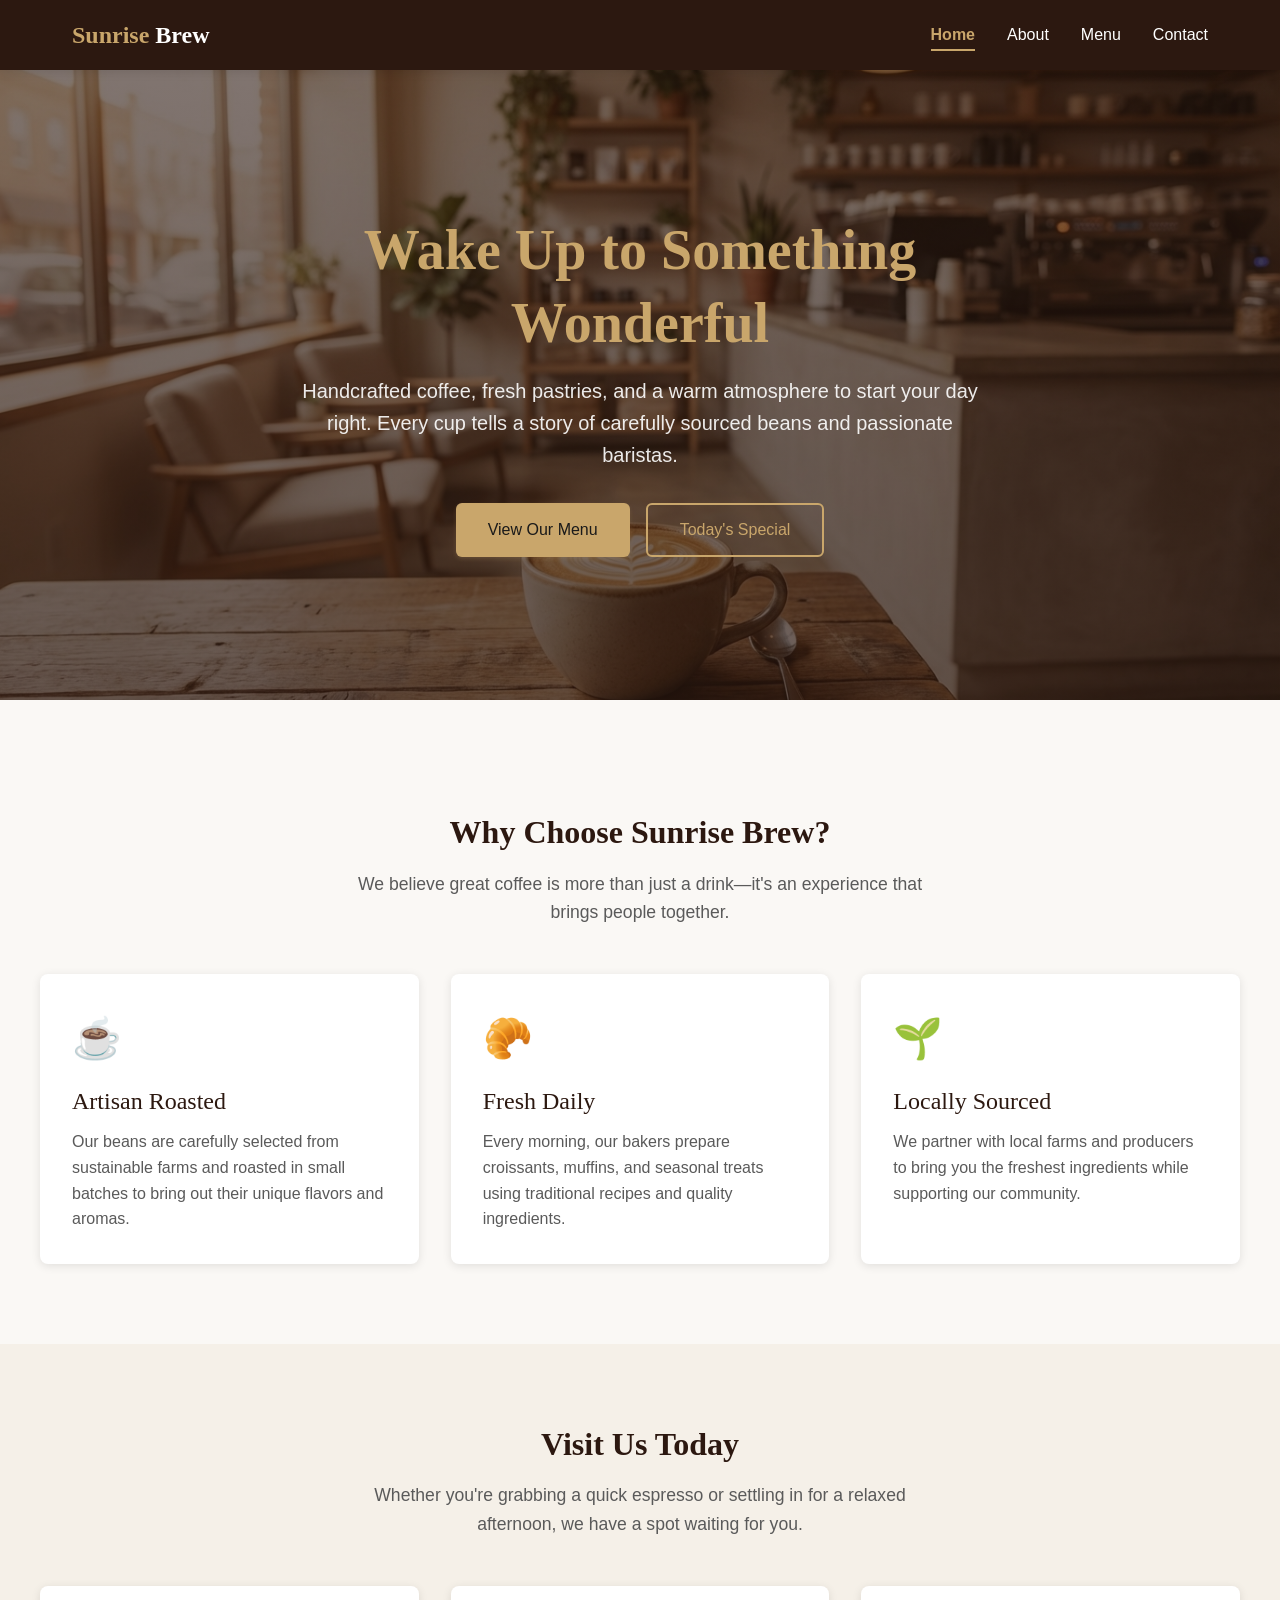
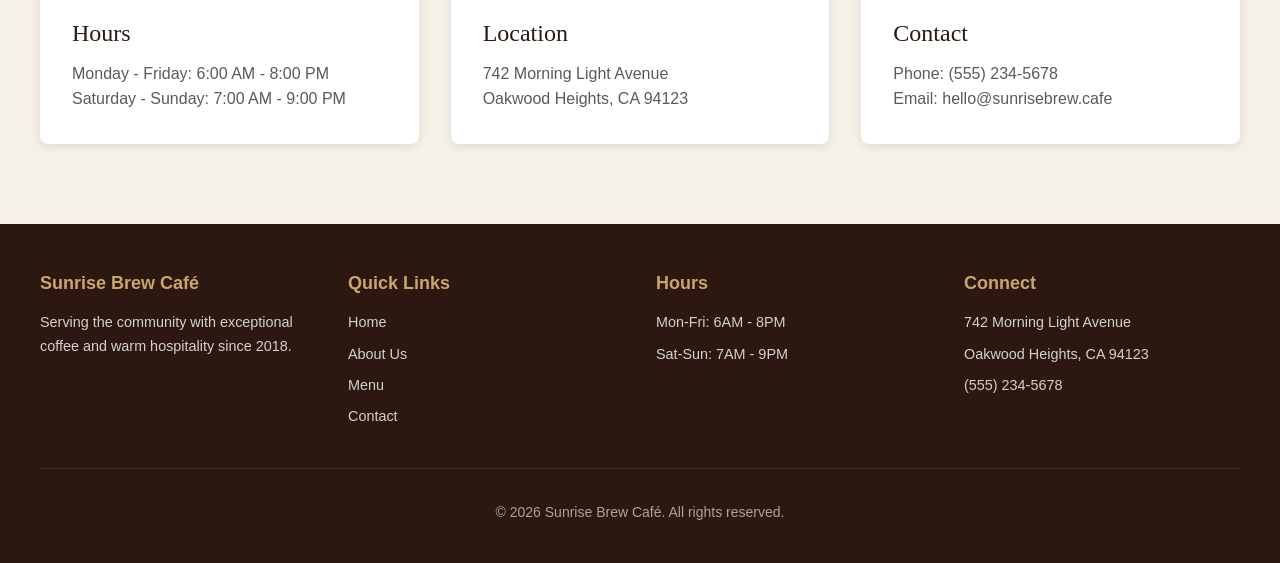
<file: index.html>
<!DOCTYPE html>
<html lang="en">
<head>
  <meta charset="UTF-8">
  <meta name="viewport" content="width=device-width, initial-scale=1.0">
  <meta name="description" content="Sunrise Brew Café - Artisan coffee and fresh pastries in a warm, welcoming atmosphere. Start your day with us.">
  <title>Sunrise Brew Café | Artisan Coffee & Fresh Pastries</title>
  <link rel="stylesheet" href="styles.css">
</head>
<body>
  <header>
    <div class="nav-container">
      <a href="index.html" class="logo">Sunrise <span>Brew</span></a>
      <div class="nav-toggle" onclick="toggleNav()">
        <span></span>
        <span></span>
        <span></span>
      </div>
      <nav>
        <ul id="nav-menu">
          <li><a href="index.html" class="active">Home</a></li>
          <li><a href="about.html">About</a></li>
          <li><a href="menu.html">Menu</a></li>
          <li><a href="contact.html">Contact</a></li>
        </ul>
      </nav>
    </div>
  </header>

  <main>
    <section class="hero">
      <div class="hero-content">
        <h1>Wake Up to Something Wonderful</h1>
        <p>Handcrafted coffee, fresh pastries, and a warm atmosphere to start your day right. Every cup tells a story of carefully sourced beans and passionate baristas.</p>
        <div class="hero-buttons">
          <a href="menu.html" class="btn btn-primary">View Our Menu</a>
          <button class="btn btn-secondary" id="modal-trigger" onclick="openModal('special-modal')">Today's Special</button>
        </div>
      </div>
    </section>

    <section class="section">
      <div class="container">
        <div class="section-header">
          <h2>Why Choose Sunrise Brew?</h2>
          <p>We believe great coffee is more than just a drink—it's an experience that brings people together.</p>
        </div>
        <div class="cards-grid">
          <div class="card">
            <div class="card-icon">☕</div>
            <h3>Artisan Roasted</h3>
            <p>Our beans are carefully selected from sustainable farms and roasted in small batches to bring out their unique flavors and aromas.</p>
          </div>
          <div class="card">
            <div class="card-icon">🥐</div>
            <h3>Fresh Daily</h3>
            <p>Every morning, our bakers prepare croissants, muffins, and seasonal treats using traditional recipes and quality ingredients.</p>
          </div>
          <div class="card">
            <div class="card-icon">🌱</div>
            <h3>Locally Sourced</h3>
            <p>We partner with local farms and producers to bring you the freshest ingredients while supporting our community.</p>
          </div>
        </div>
      </div>
    </section>

    <section class="section section-alt">
      <div class="container">
        <div class="section-header">
          <h2>Visit Us Today</h2>
          <p>Whether you're grabbing a quick espresso or settling in for a relaxed afternoon, we have a spot waiting for you.</p>
        </div>
        <div class="cards-grid">
          <div class="card">
            <h3>Hours</h3>
            <p>Monday - Friday: 6:00 AM - 8:00 PM</p>
            <p>Saturday - Sunday: 7:00 AM - 9:00 PM</p>
          </div>
          <div class="card">
            <h3>Location</h3>
            <p>742 Morning Light Avenue</p>
            <p>Oakwood Heights, CA 94123</p>
          </div>
          <div class="card">
            <h3>Contact</h3>
            <p>Phone: (555) 234-5678</p>
            <p>Email: hello@sunrisebrew.cafe</p>
          </div>
        </div>
      </div>
    </section>
  </main>

  <footer>
    <div class="footer-content">
      <div class="footer-section">
        <h4>Sunrise Brew Café</h4>
        <p>Serving the community with exceptional coffee and warm hospitality since 2018.</p>
      </div>
      <div class="footer-section">
        <h4>Quick Links</h4>
        <a href="index.html">Home</a>
        <a href="about.html">About Us</a>
        <a href="menu.html">Menu</a>
        <a href="contact.html">Contact</a>
      </div>
      <div class="footer-section">
        <h4>Hours</h4>
        <p>Mon-Fri: 6AM - 8PM</p>
        <p>Sat-Sun: 7AM - 9PM</p>
      </div>
      <div class="footer-section">
        <h4>Connect</h4>
        <p>742 Morning Light Avenue</p>
        <p>Oakwood Heights, CA 94123</p>
        <p>(555) 234-5678</p>
      </div>
    </div>
    <div class="footer-bottom">
      <p>&copy; 2026 Sunrise Brew Café. All rights reserved.</p>
    </div>
  </footer>

  <!-- Modal: Today's Special -->
  <div class="modal-overlay" id="special-modal-overlay" onclick="handleOverlayClick(event, 'special-modal')">
    <div
      class="modal"
      id="special-modal"
      role="dialog"
      aria-modal="true"
      aria-labelledby="special-modal-title"
      aria-describedby="special-modal-desc"
      tabindex="-1"
    >
      <div class="modal-header">
        <h2 class="modal-title" id="special-modal-title">Today's Special</h2>
        <button class="modal-close" aria-label="Close dialog" onclick="closeModal('special-modal')">&#x2715;</button>
      </div>
      <div class="modal-body">
        <p id="special-modal-desc">Treat yourself to today's featured pairing — available all day while supplies last.</p>
        <div class="modal-special-item">
          <div class="card-icon">&#x2615;</div>
          <div>
            <h3>Honey Oat Latte + Blueberry Scone</h3>
            <p>A smooth espresso with steamed oat milk and a touch of raw honey, paired with our freshly baked blueberry scone.</p>
            <strong class="modal-price">$9.50 &mdash; save $2</strong>
          </div>
        </div>
      </div>
      <div class="modal-footer">
        <a href="menu.html" class="btn btn-primary" onclick="closeModal('special-modal')">See Full Menu</a>
        <button class="btn btn-secondary" onclick="closeModal('special-modal')">Close</button>
      </div>
    </div>
  </div>

  <script>
    function toggleNav() {
      document.getElementById('nav-menu').classList.toggle('active');
    }

    // --- Modal ---
    const _modalTriggers = {};
    const _modalHandlers = {};
    const FOCUSABLE = 'a[href], button:not([disabled]), input, textarea, select, [tabindex]:not([tabindex="-1"])';

    function openModal(modalId) {
      const overlay = document.getElementById(modalId + '-overlay');
      const modal   = document.getElementById(modalId);

      _modalTriggers[modalId] = document.activeElement; // remember trigger for focus return
      overlay.classList.add('is-open');
      document.body.style.overflow = 'hidden';

      // Defer focus until after the visibility CSS transition has applied —
      // elements with visibility:hidden cannot receive focus, so calling focus()
      // immediately after adding .is-open silently fails.
      requestAnimationFrame(function () {
        var focusable = modal.querySelectorAll(FOCUSABLE);
        (focusable.length ? focusable[0] : modal).focus();
      });

      _trapFocus(modal, modalId);
    }

    function closeModal(modalId) {
      const overlay = document.getElementById(modalId + '-overlay');
      overlay.classList.remove('is-open');
      document.body.style.overflow = '';

      // Remove the document-level keydown listener for this modal
      if (_modalHandlers[modalId]) {
        document.removeEventListener('keydown', _modalHandlers[modalId]);
        delete _modalHandlers[modalId];
      }

      if (_modalTriggers[modalId]) {
        _modalTriggers[modalId].focus(); // return focus to the button that opened it
        delete _modalTriggers[modalId];
      }
    }

    function handleOverlayClick(event, modalId) {
      if (event.target === event.currentTarget) { // backdrop click only, not modal itself
        closeModal(modalId);
      }
    }

    function _trapFocus(modal, modalId) {
      // Listen on document, not the modal element. The previous modal-element listener
      // never fired because modal.focus() was silently failing (visibility:hidden),
      // so focus never landed inside the modal for events to bubble from.
      function handler(e) {
        if (e.key === 'Escape') {
          e.preventDefault();
          closeModal(modalId);
          return;
        }

        if (e.key === 'Tab') {
          var focusable = Array.from(modal.querySelectorAll(FOCUSABLE));
          if (!focusable.length) return;
          var first = focusable[0];
          var last  = focusable[focusable.length - 1];

          // If focus has somehow escaped the modal, pull it back in
          if (!modal.contains(document.activeElement)) {
            e.preventDefault();
            (e.shiftKey ? last : first).focus();
            return;
          }

          if (e.shiftKey) {
            if (document.activeElement === first) { e.preventDefault(); last.focus(); }
          } else {
            if (document.activeElement === last)  { e.preventDefault(); first.focus(); }
          }
        }
      }

      // Clean up any previous handler before adding a new one
      if (_modalHandlers[modalId]) {
        document.removeEventListener('keydown', _modalHandlers[modalId]);
      }
      _modalHandlers[modalId] = handler;
      document.addEventListener('keydown', handler);
    }
  </script>
</body>
</html>
</file>
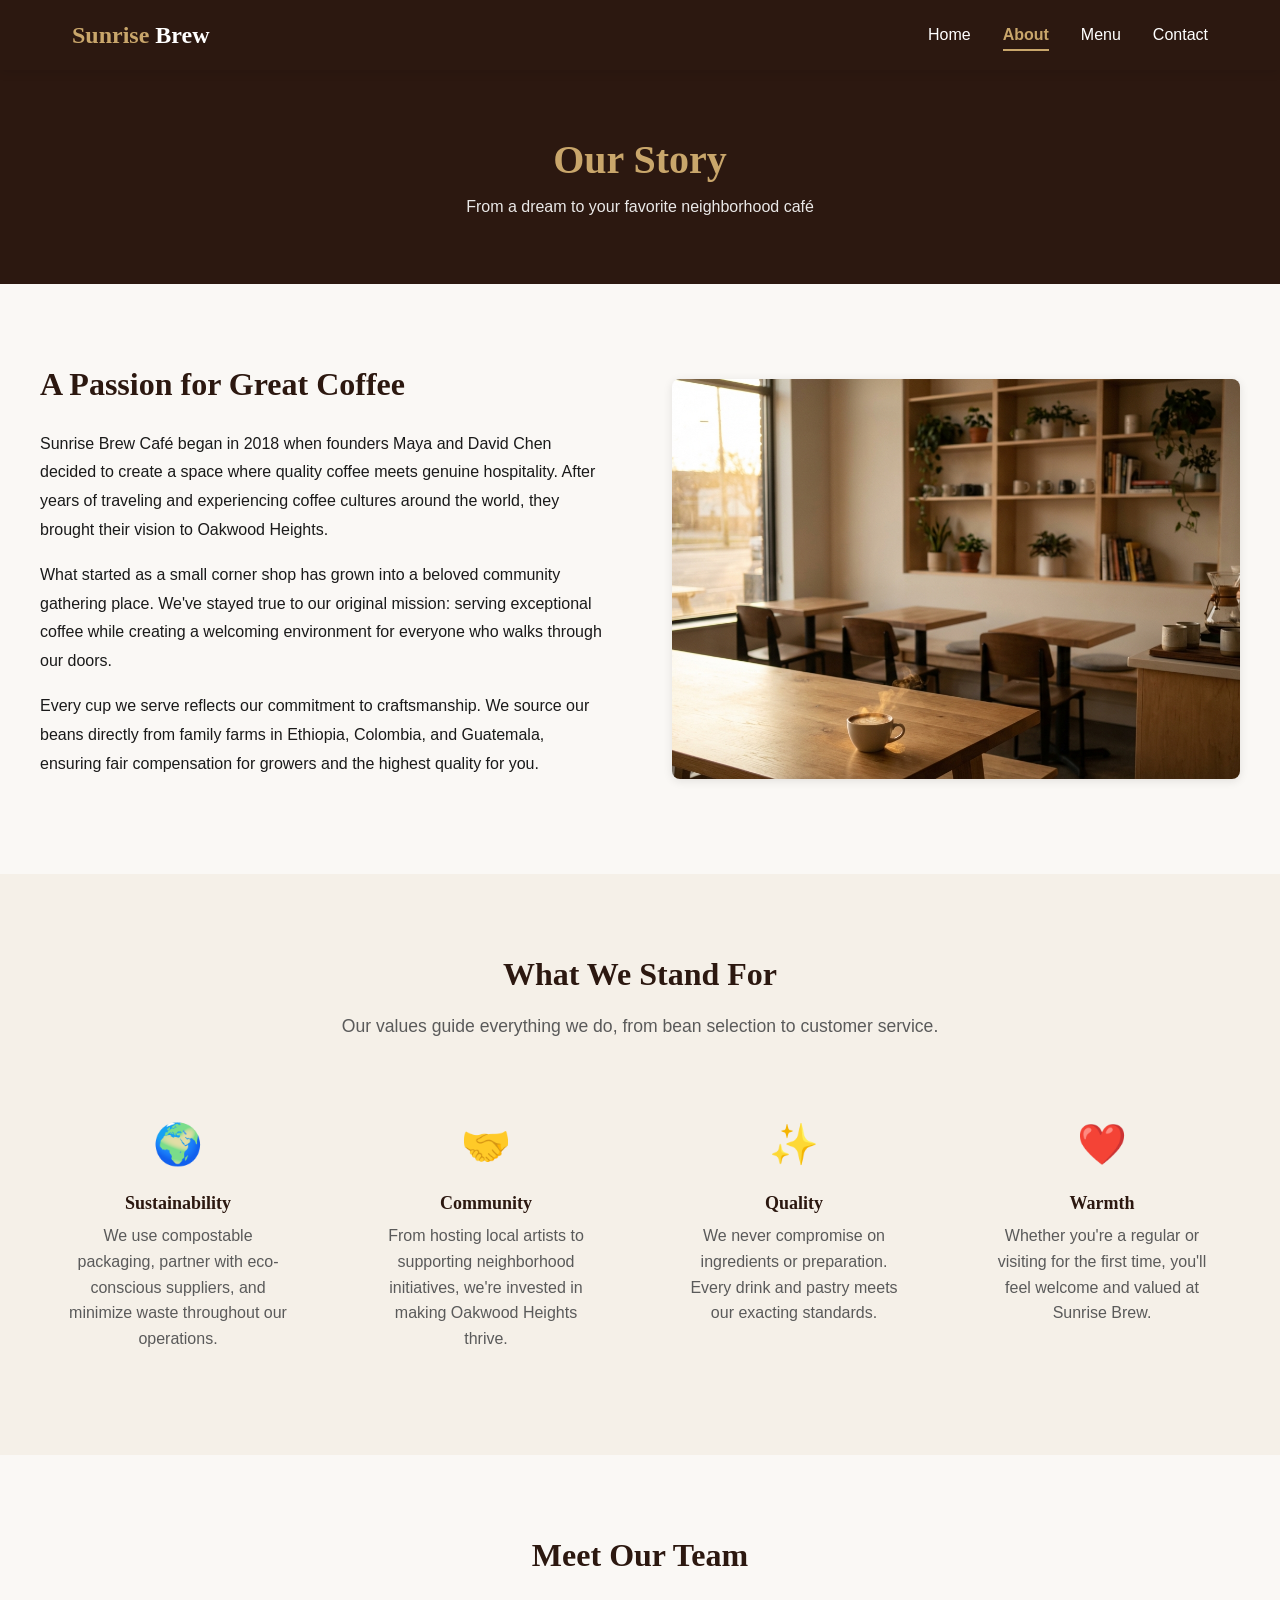
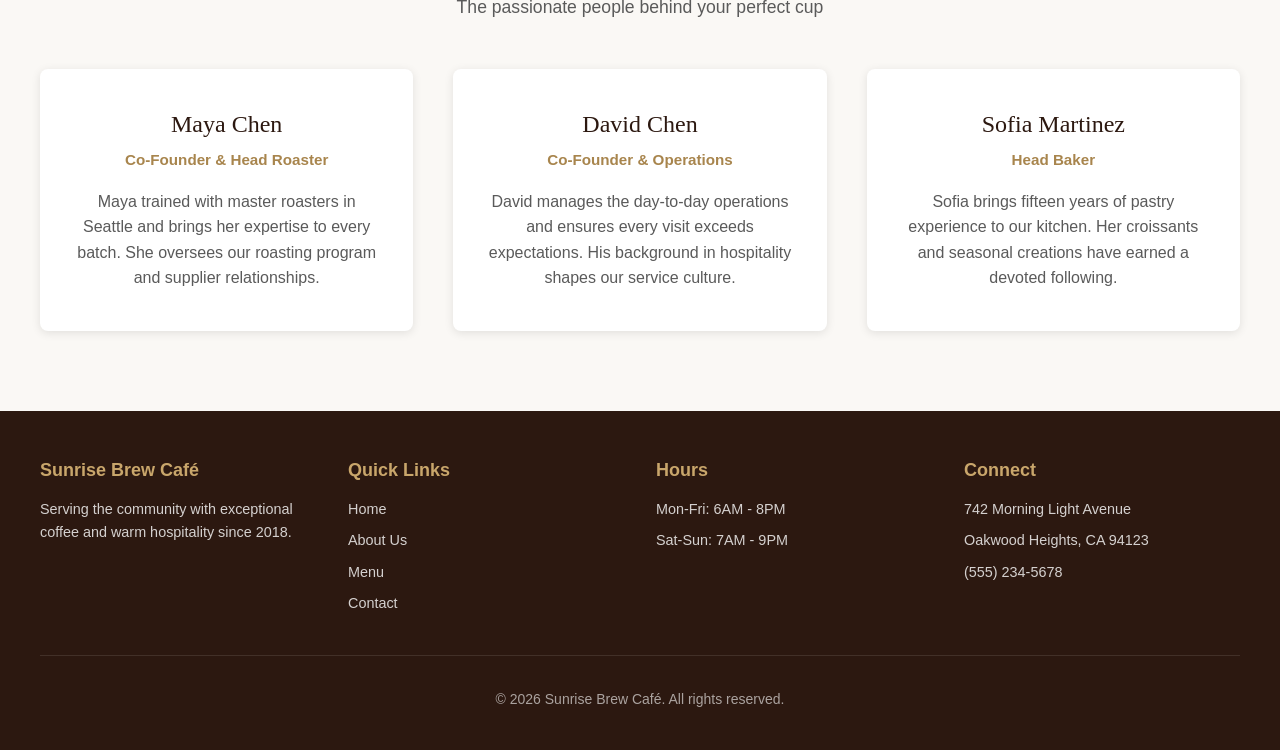
<file: about.html>
<!DOCTYPE html>
<html lang="en">
<head>
  <meta charset="UTF-8">
  <meta name="viewport" content="width=device-width, initial-scale=1.0">
  <meta name="description" content="Learn about Sunrise Brew Café's story, our passion for quality coffee, and our commitment to the community.">
  <title>About Us | Sunrise Brew Café</title>
  <link rel="stylesheet" href="styles.css">
</head>
<body>
  <header>
    <div class="nav-container">
      <a href="index.html" class="logo">Sunrise <span>Brew</span></a>
      <div class="nav-toggle" onclick="toggleNav()">
        <span></span>
        <span></span>
        <span></span>
      </div>
      <nav>
        <ul id="nav-menu">
          <li><a href="index.html">Home</a></li>
          <li><a href="about.html" class="active">About</a></li>
          <li><a href="menu.html">Menu</a></li>
          <li><a href="contact.html">Contact</a></li>
        </ul>
      </nav>
    </div>
  </header>

  <main>
    <section class="page-header">
      <h1>Our Story</h1>
      <p>From a dream to your favorite neighborhood café</p>
    </section>

    <section class="section">
      <div class="container">
        <div class="about-content">
          <div class="about-text">
            <h2>A Passion for Great Coffee</h2>
            <p>Sunrise Brew Café began in 2018 when founders Maya and David Chen decided to create a space where quality coffee meets genuine hospitality. After years of traveling and experiencing coffee cultures around the world, they brought their vision to Oakwood Heights.</p>
            <p>What started as a small corner shop has grown into a beloved community gathering place. We've stayed true to our original mission: serving exceptional coffee while creating a welcoming environment for everyone who walks through our doors.</p>
            <p>Every cup we serve reflects our commitment to craftsmanship. We source our beans directly from family farms in Ethiopia, Colombia, and Guatemala, ensuring fair compensation for growers and the highest quality for you.</p>
          </div>
          <div class="about-image">
            <img src="images/about.jpg" alt="Sunrise Brew Café interior with warm lighting and cozy seating">
          </div>
        </div>
      </div>
    </section>

    <section class="section section-alt">
      <div class="container">
        <div class="section-header">
          <h2>What We Stand For</h2>
          <p>Our values guide everything we do, from bean selection to customer service.</p>
        </div>
        <div class="values-grid">
          <div class="value-item">
            <div class="card-icon">🌍</div>
            <h4>Sustainability</h4>
            <p>We use compostable packaging, partner with eco-conscious suppliers, and minimize waste throughout our operations.</p>
          </div>
          <div class="value-item">
            <div class="card-icon">🤝</div>
            <h4>Community</h4>
            <p>From hosting local artists to supporting neighborhood initiatives, we're invested in making Oakwood Heights thrive.</p>
          </div>
          <div class="value-item">
            <div class="card-icon">✨</div>
            <h4>Quality</h4>
            <p>We never compromise on ingredients or preparation. Every drink and pastry meets our exacting standards.</p>
          </div>
          <div class="value-item">
            <div class="card-icon">❤️</div>
            <h4>Warmth</h4>
            <p>Whether you're a regular or visiting for the first time, you'll feel welcome and valued at Sunrise Brew.</p>
          </div>
        </div>
      </div>
    </section>

    <section class="section">
      <div class="container">
        <div class="section-header">
          <h2>Meet Our Team</h2>
          <p>The passionate people behind your perfect cup</p>
        </div>
        <div class="team-grid">
          <div class="team-card">
            <h3>Maya Chen</h3>
            <p class="role">Co-Founder & Head Roaster</p>
            <p>Maya trained with master roasters in Seattle and brings her expertise to every batch. She oversees our roasting program and supplier relationships.</p>
          </div>
          <div class="team-card">
            <h3>David Chen</h3>
            <p class="role">Co-Founder & Operations</p>
            <p>David manages the day-to-day operations and ensures every visit exceeds expectations. His background in hospitality shapes our service culture.</p>
          </div>
          <div class="team-card">
            <h3>Sofia Martinez</h3>
            <p class="role">Head Baker</p>
            <p>Sofia brings fifteen years of pastry experience to our kitchen. Her croissants and seasonal creations have earned a devoted following.</p>
          </div>
        </div>
      </div>
    </section>
  </main>

  <footer>
    <div class="footer-content">
      <div class="footer-section">
        <h4>Sunrise Brew Café</h4>
        <p>Serving the community with exceptional coffee and warm hospitality since 2018.</p>
      </div>
      <div class="footer-section">
        <h4>Quick Links</h4>
        <a href="index.html">Home</a>
        <a href="about.html">About Us</a>
        <a href="menu.html">Menu</a>
        <a href="contact.html">Contact</a>
      </div>
      <div class="footer-section">
        <h4>Hours</h4>
        <p>Mon-Fri: 6AM - 8PM</p>
        <p>Sat-Sun: 7AM - 9PM</p>
      </div>
      <div class="footer-section">
        <h4>Connect</h4>
        <p>742 Morning Light Avenue</p>
        <p>Oakwood Heights, CA 94123</p>
        <p>(555) 234-5678</p>
      </div>
    </div>
    <div class="footer-bottom">
      <p>&copy; 2026 Sunrise Brew Café. All rights reserved.</p>
    </div>
  </footer>

  <script>
    function toggleNav() {
      document.getElementById('nav-menu').classList.toggle('active');
    }
  </script>
</body>
</html>
</file>
<file: styles.css>
/* CSS Variables for consistent theming */
:root {
  --primary-color: #c9a66b;
  --primary-dark: #a8854d;
  --secondary-color: #2c1810;
  --accent-color: #e8d5b7;
  --text-dark: #1a1a1a;
  --text-muted: #5a5a5a;
  --text-light: #ffffff;
  --background-light: #faf8f5;
  --background-warm: #f5f0e8;
  --shadow: 0 2px 10px rgba(0, 0, 0, 0.1);
  --shadow-hover: 0 5px 20px rgba(0, 0, 0, 0.15);
  --transition: all 0.3s ease;
}

/* Reset and Base Styles */
* {
  margin: 0;
  padding: 0;
  box-sizing: border-box;
}

html {
  scroll-behavior: smooth;
}

body {
  font-family: 'Segoe UI', Tahoma, Geneva, Verdana, sans-serif;
  line-height: 1.6;
  color: var(--text-dark);
  background-color: var(--background-light);
}

a {
  text-decoration: none;
  color: inherit;
}

ul {
  list-style: none;
}

img {
  max-width: 100%;
  height: auto;
  display: block;
}

/* Responsive Image Container - shared styles */
.img-container {
  width: 100%;
  overflow: hidden;
  border-radius: 8px;
  box-shadow: var(--shadow);
}

.img-container img {
  width: 100%;
  height: 100%;
  object-fit: cover;
  transition: transform 0.4s ease;
}

.img-container:hover img {
  transform: scale(1.03);
}

/* Typography */
h1,
h2,
h3,
h4 {
  font-family: Georgia, 'Times New Roman', serif;
  font-weight: 400;
  line-height: 1.3;
  color: var(--secondary-color);
}

h1 {
  font-size: 2.5rem;
  font-weight: 600;
  margin-bottom: 1rem;
}

h2 {
  font-size: 2rem;
  margin-bottom: 1rem;
  font-weight: 600;
}

h3 {
  font-size: 1.5rem;
  font-weight: 500;
  margin-bottom: 0.75rem;
}

h4 {
  font-size: 1.125rem;
  font-weight: 600;
  margin-bottom: 0.5rem;
}

p {
  margin-bottom: 1rem;
}

/* Header and Navigation */
header {
  background-color: var(--secondary-color);
  padding: 1rem 0;
  position: sticky;
  top: 0;
  z-index: 1000;
  box-shadow: var(--shadow);
}

.nav-container {
  max-width: 1200px;
  margin: 0 auto;
  padding: 0 2rem;
  display: flex;
  justify-content: space-between;
  align-items: center;
}

.logo {
  font-family: Georgia, serif;
  font-size: 1.5rem;
  color: var(--primary-color);
  font-weight: 600;
}

.logo span {
  color: var(--text-light);
}

nav ul {
  display: flex;
  gap: 2rem;
}

nav a {
  color: var(--text-light);
  font-size: 1rem;
  padding: 0.5rem 0;
  position: relative;
  transition: var(--transition);
}

nav a::after {
  content: '';
  position: absolute;
  bottom: 0;
  left: 0;
  width: 0;
  height: 2px;
  background-color: var(--primary-color);
  transition: var(--transition);
}

nav a:hover::after,
nav a.active::after {
  width: 100%;
}

nav a:hover {
  color: var(--primary-color);
}

nav a.active {
  color: var(--primary-color);
  font-weight: 600;
}

/* Mobile Navigation Toggle */
.nav-toggle {
  display: none;
  flex-direction: column;
  cursor: pointer;
  gap: 5px;
}

.nav-toggle span {
  width: 25px;
  height: 3px;
  background-color: var(--text-light);
  transition: var(--transition);
}

/* Hero Section */
.hero {
  background: linear-gradient(rgba(44, 24, 16, 0.6), rgba(44, 24, 16, 0.7)),
    url('images/hero.jpg');
  background-size: cover;
  background-position: center;
  min-height: 70vh;
  display: flex;
  align-items: center;
  justify-content: center;
  text-align: center;
  color: var(--text-light);
  padding: 2rem;
  margin-bottom: 2rem;
}

.hero-content {
  max-width: 700px;
  margin: 0 auto;
  display: flex;
  flex-direction: column;
  align-items: center;
}

.hero h1 {
  font-size: 3.5rem;
  margin-bottom: 1rem;
  color: var(--primary-color);
}

.hero p {
  font-size: 1.25rem;
  margin-bottom: 2rem;
  opacity: 0.9;
}

/* Buttons */
.btn {
  display: inline-block;
  padding: 0.875rem 2rem;
  border-radius: 6px;
  font-size: 1rem;
  font-weight: 500;
  cursor: pointer;
  transition: var(--transition);
  border: none;
  text-align: center;
}

.btn-primary {
  background-color: var(--primary-color);
  color: var(--text-dark);
  box-shadow: 0 2px 4px rgba(201, 166, 107, 0.2);
}

.btn-primary:hover {
  background-color: var(--primary-dark);
  transform: translateY(-2px);
  box-shadow: 0 6px 16px rgba(201, 166, 107, 0.4);
}

.btn-primary:active {
  transform: translateY(0);
  box-shadow: 0 2px 4px rgba(201, 166, 107, 0.3);
}

.btn-secondary {
  background-color: transparent;
  border: 2px solid var(--primary-color);
  color: var(--primary-color);
}

.btn-secondary:hover {
  background-color: var(--primary-color);
  color: var(--text-dark);
  transform: translateY(-2px);
  box-shadow: 0 6px 16px rgba(201, 166, 107, 0.4);
}

.btn-secondary:active {
  transform: translateY(0);
}

/* Sections */
.section {
  padding: 5rem 2rem;
}

.section-alt {
  background-color: var(--background-warm);
}

.container {
  max-width: 1200px;
  margin: 0 auto;
}

.section-header {
  text-align: center;
  margin-bottom: 3rem;
}

.section-header h2 {
  color: var(--secondary-color);
  font-weight: 700;
}

.section-header p {
  color: var(--text-muted);
  max-width: 600px;
  margin: 0.5rem auto 0;
  font-size: 1.1rem;
}

/* Cards Grid */
.cards-grid {
  display: grid;
  grid-template-columns: repeat(auto-fit, minmax(250px, 1fr));
  gap: 2rem;
}

.card {
  background-color: var(--text-light);
  border-radius: 8px;
  padding: 2rem;
  box-shadow: var(--shadow);
  transition: var(--transition);
}

.card:hover {
  transform: translateY(-5px);
  box-shadow: var(--shadow-hover);
}

.card-icon {
  font-size: 2.5rem;
  margin-bottom: 1rem;
  transition: var(--transition);
}

.card:hover .card-icon {
  transform: scale(1.1);
}

.card h3 {
  color: var(--secondary-color);
  margin-bottom: 0.75rem;
}

.card p {
  color: var(--text-muted);
  margin-bottom: 0;
}

/* Page Header */
.page-header {
  background-color: var(--secondary-color);
  color: var(--text-light);
  padding: 4rem 2rem;
  text-align: center;
}

.page-header h1 {
  color: var(--primary-color);
  margin-bottom: 0.5rem;
}

.page-header p {
  opacity: 0.9;
  max-width: 600px;
  margin: 0 auto;
}

/* Menu Styles */
.menu-category {
  background-color: var(--text-light);
  border-radius: 8px;
  padding: 2rem;
  margin-bottom: 2rem;
  box-shadow: var(--shadow);
  transition: var(--transition);
}

.menu-category:hover {
  box-shadow: var(--shadow-hover);
}

.menu-category-image {
  width: calc(100% + 4rem);
  margin: -2rem -2rem 1.5rem -2rem;
  border-radius: 8px 8px 0 0;
  overflow: hidden;
  background-color: var(--background-warm);
}

.menu-category-image img {
  width: 100%;
  height: auto;
  display: block;
  transition: transform 0.4s ease;
}

.menu-category:hover .menu-category-image img {
  transform: scale(1.02);
}

.menu-category h3 {
  color: var(--secondary-color);
  border-bottom: 2px solid var(--primary-color);
  padding-bottom: 0.75rem;
  margin-bottom: 1.5rem;
  font-weight: 600;
}

.menu-item {
  display: flex;
  justify-content: space-between;
  align-items: flex-start;
  padding: 1rem;
  margin: 0 -1rem;
  border-radius: 6px;
  border-bottom: 1px solid var(--accent-color);
  transition: var(--transition);
  cursor: default;
}

.menu-item:hover {
  background-color: var(--background-warm);
}

.menu-item:last-child {
  border-bottom: none;
}

.menu-item-info {
  flex: 1;
  padding-right: 1rem;
}

.menu-item-info h4 {
  font-family: 'Segoe UI', sans-serif;
  font-weight: 600;
  margin-bottom: 0.25rem;
  color: var(--secondary-color);
}

.menu-item-info p {
  color: var(--text-muted);
  font-size: 0.9rem;
  margin-bottom: 0;
  line-height: 1.5;
}

.menu-item-price {
  font-weight: 600;
  color: var(--primary-dark);
  font-size: 1.1rem;
  white-space: nowrap;
}

/* About Page Styles */
.about-content {
  display: grid;
  grid-template-columns: 1fr 1fr;
  gap: 4rem;
  align-items: center;
}

.about-text {
  display: flex;
  flex-direction: column;
  justify-content: center;
}

.about-text h2 {
  color: var(--secondary-color);
  font-weight: 600;
  margin-bottom: 1.5rem;
}

.about-text p {
  line-height: 1.8;
}

.about-image {
  border-radius: 8px;
  height: 400px;
  overflow: hidden;
  box-shadow: var(--shadow);
  margin: 0;
}

.about-image img {
  width: 100%;
  height: 100%;
  object-fit: cover;
  object-position: center;
  transition: transform 0.4s ease;
}

.about-image:hover img {
  transform: scale(1.03);
}

.values-grid {
  display: grid;
  grid-template-columns: repeat(auto-fit, minmax(250px, 1fr));
  gap: 2rem;
  margin-top: 2rem;
}

.value-item {
  text-align: center;
  padding: 1.5rem;
  border-radius: 8px;
  transition: var(--transition);
}

.value-item:hover {
  background-color: var(--text-light);
  box-shadow: var(--shadow);
  transform: translateY(-3px);
}

.value-item .card-icon {
  transition: var(--transition);
}

.value-item:hover .card-icon {
  transform: scale(1.1);
}

.value-item h4 {
  color: var(--secondary-color);
  font-weight: 600;
  margin: 1rem 0 0.5rem;
}

.value-item p {
  color: var(--text-muted);
  margin-bottom: 0;
}

/* Team Member Cards */
.team-grid {
  display: grid;
  grid-template-columns: repeat(auto-fit, minmax(280px, 1fr));
  gap: 2.5rem;
}

.team-card {
  background-color: var(--text-light);
  border-radius: 8px;
  padding: 2.5rem 2rem;
  box-shadow: var(--shadow);
  transition: var(--transition);
  text-align: center;
}

.team-card:hover {
  transform: translateY(-5px);
  box-shadow: var(--shadow-hover);
}

.team-card h3 {
  color: var(--secondary-color);
  margin-bottom: 0.5rem;
}

.team-card .role {
  color: var(--primary-dark);
  font-weight: 600;
  margin-bottom: 1rem;
  font-size: 0.95rem;
}

.team-card p:last-child {
  color: var(--text-muted);
  margin-bottom: 0;
}

/* Contact Page Styles */
.contact-grid {
  display: grid;
  grid-template-columns: 1fr 1fr;
  gap: 4rem;
  align-items: start;
}

.contact-info {
  background-color: var(--text-light);
  padding: 2.5rem;
  border-radius: 8px;
  box-shadow: var(--shadow);
  transition: var(--transition);
}

.contact-info:hover {
  box-shadow: var(--shadow-hover);
}

.location-image {
  width: calc(100% + 5rem);
  height: 200px;
  margin: -2.5rem -2.5rem 2rem -2.5rem;
  border-radius: 8px 8px 0 0;
  overflow: hidden;
}

.location-image img {
  width: 100%;
  height: 100%;
  object-fit: cover;
  object-position: center;
  transition: transform 0.4s ease;
}

.location-image:hover img {
  transform: scale(1.03);
}

.contact-info h3 {
  color: var(--secondary-color);
  font-weight: 600;
  margin-bottom: 2rem;
  padding-bottom: 1rem;
  border-bottom: 2px solid var(--primary-color);
}

.info-item {
  display: flex;
  gap: 1rem;
  margin-bottom: 2rem;
  align-items: flex-start;
}

.info-item:last-child {
  margin-bottom: 0;
}

.info-item-icon {
  font-size: 1.5rem;
  flex-shrink: 0;
  transition: var(--transition);
}

.info-item:hover .info-item-icon {
  transform: scale(1.15);
}

.info-item h4 {
  font-family: 'Segoe UI', sans-serif;
  font-weight: 600;
  margin-bottom: 0.5rem;
  color: var(--secondary-color);
}

.info-item p {
  color: var(--text-muted);
  margin-bottom: 0;
  line-height: 1.6;
}

.contact-form {
  background-color: var(--text-light);
  padding: 2.5rem;
  border-radius: 8px;
  box-shadow: var(--shadow);
  transition: var(--transition);
}

.contact-form:hover {
  box-shadow: var(--shadow-hover);
}

.contact-form h3 {
  color: var(--secondary-color);
  font-weight: 600;
  margin-bottom: 2rem;
  padding-bottom: 1rem;
  border-bottom: 2px solid var(--primary-color);
}

.form-group {
  margin-bottom: 1.75rem;
}

.form-group:last-of-type {
  margin-bottom: 2rem;
}

.form-group label {
  display: block;
  margin-bottom: 0.5rem;
  font-weight: 500;
  color: var(--text-dark);
}

.form-group input,
.form-group textarea {
  width: 100%;
  padding: 1rem;
  border: 2px solid var(--accent-color);
  border-radius: 6px;
  font-family: inherit;
  font-size: 1rem;
  transition: var(--transition);
  background-color: var(--background-light);
}

.form-group input:focus,
.form-group textarea:focus {
  outline: none;
  border-color: var(--primary-color);
  background-color: var(--text-light);
}

.form-group textarea {
  min-height: 150px;
  resize: vertical;
}

.contact-form .btn {
  width: 100%;
  padding: 1rem 2rem;
  font-size: 1.05rem;
}

/* Footer */
footer {
  background-color: var(--secondary-color);
  color: var(--text-light);
  padding: 3rem 2rem 1.5rem;
}

.footer-content {
  max-width: 1200px;
  margin: 0 auto;
  display: grid;
  grid-template-columns: repeat(auto-fit, minmax(200px, 1fr));
  gap: 2rem;
}

.footer-section h4 {
  color: var(--primary-color);
  margin-bottom: 1rem;
  font-family: 'Segoe UI', sans-serif;
  font-weight: 600;
}

.footer-section p,
.footer-section a {
  color: rgba(255, 255, 255, 0.8);
  display: block;
  margin-bottom: 0.5rem;
  font-size: 0.9rem;
}

.footer-section a {
  transition: var(--transition);
}

.footer-section a:hover {
  color: var(--primary-color);
  padding-left: 0.25rem;
}

.footer-bottom {
  max-width: 1200px;
  margin: 0 auto;
  padding-top: 2rem;
  margin-top: 2rem;
  border-top: 1px solid rgba(255, 255, 255, 0.1);
  text-align: center;
  font-size: 0.875rem;
  color: rgba(255, 255, 255, 0.6);
}

/* Hero Buttons */
.hero-buttons {
  display: flex;
  gap: 1rem;
  flex-wrap: wrap;
  justify-content: center;
}

/* Modal */
.modal-overlay {
  position: fixed;
  inset: 0;
  background-color: rgba(0, 0, 0, 0.55);
  display: flex;
  align-items: center;
  justify-content: center;
  z-index: 2000;
  padding: 1rem;
  opacity: 0;
  visibility: hidden;
  transition: opacity 0.25s ease, visibility 0.25s ease;
}

.modal-overlay.is-open {
  opacity: 1;
  visibility: visible;
}

.modal {
  background-color: var(--text-light);
  border-radius: 8px;
  box-shadow: 0 10px 40px rgba(0, 0, 0, 0.25);
  max-width: 500px;
  width: 100%;
  max-height: 90vh;
  overflow-y: auto;
  transform: translateY(20px);
  transition: transform 0.25s ease;
}

.modal-overlay.is-open .modal {
  transform: translateY(0);
}

.modal-header {
  display: flex;
  align-items: center;
  justify-content: space-between;
  padding: 1.5rem 1.75rem 1rem;
  border-bottom: 2px solid var(--accent-color);
}

.modal-title {
  font-size: 1.5rem;
  color: var(--secondary-color);
  margin: 0;
}

.modal-close {
  background: none;
  border: none;
  font-size: 1.25rem;
  cursor: pointer;
  color: var(--text-muted);
  padding: 0.25rem 0.5rem;
  border-radius: 4px;
  line-height: 1;
  transition: var(--transition);
}

.modal-close:hover {
  background-color: var(--background-warm);
  color: var(--text-dark);
}

.modal-close:focus-visible {
  outline: 2px solid var(--primary-color);
  outline-offset: 2px;
}

.modal-body {
  padding: 1.5rem 1.75rem;
}

.modal-special-item {
  display: flex;
  gap: 1rem;
  align-items: flex-start;
  background-color: var(--background-warm);
  border-radius: 8px;
  padding: 1.25rem;
  margin-top: 1rem;
}

.modal-special-item .card-icon {
  font-size: 2.5rem;
  flex-shrink: 0;
  margin-bottom: 0;
}

.modal-special-item h3 {
  font-size: 1.1rem;
  margin-bottom: 0.5rem;
}

.modal-special-item p {
  color: var(--text-muted);
  font-size: 0.95rem;
  margin-bottom: 0.75rem;
}

.modal-price {
  color: var(--primary-dark);
  font-size: 1rem;
}

.modal-footer {
  display: flex;
  gap: 1rem;
  justify-content: flex-end;
  padding: 1rem 1.75rem 1.5rem;
  border-top: 1px solid var(--accent-color);
}

/* Responsive Design */
@media (max-width: 768px) {
  .nav-toggle {
    display: flex;
  }

  nav ul {
    display: none;
    position: absolute;
    top: 100%;
    left: 0;
    right: 0;
    background-color: var(--secondary-color);
    flex-direction: column;
    padding: 1rem 2rem;
    gap: 0;
    box-shadow: 0 4px 10px rgba(0, 0, 0, 0.2);
  }

  nav ul.active {
    display: flex;
  }

  nav li {
    padding: 0.75rem 0;
    border-bottom: 1px solid rgba(255, 255, 255, 0.1);
  }

  nav li:last-child {
    border-bottom: none;
  }

  nav a.active {
    background-color: rgba(201, 166, 107, 0.15);
    padding: 0.5rem 1rem;
    margin: -0.5rem -1rem;
    border-radius: 4px;
  }

  nav a::after {
    display: none;
  }

  .hero {
    margin-bottom: 1rem;
  }

  .page-header {
    padding: 3rem 1.5rem;
  }

  .page-header h1 {
    font-size: 2rem;
  }

  .page-header p {
    font-size: 0.95rem;
  }

  .hero h1 {
    font-size: 2.5rem;
  }

  .hero p {
    font-size: 1rem;
  }

  h1 {
    font-size: 2rem;
  }

  h2 {
    font-size: 1.75rem;
  }

  .section {
    padding: 3rem 1.5rem;
  }

  .cards-grid {
    grid-template-columns: repeat(auto-fit, minmax(200px, 1fr));
    gap: 1.5rem;
  }

  .about-content,
  .contact-grid {
    grid-template-columns: 1fr;
    gap: 2rem;
  }

  .about-text {
    text-align: center;
  }

  .about-text h2 {
    font-size: 1.75rem;
  }

  .about-image {
    height: 280px;
    order: -1;
    margin: 0 0 1rem 0;
  }

  .menu-category-image {
    width: calc(100% + 3rem);
    margin: -1.5rem -1.5rem 1.25rem -1.5rem;
  }

  .location-image {
    width: calc(100% + 4rem);
    height: 180px;
    margin: -2rem -2rem 1.5rem -2rem;
  }

  .section-header h2 {
    font-size: 1.75rem;
    line-height: 1.4;
  }

  .section-header p {
    font-size: 1rem;
  }

  .team-grid {
    grid-template-columns: 1fr;
    gap: 1.5rem;
  }

  .team-card {
    padding: 2rem 1.5rem;
  }

  /* Menu mobile styles */
  .menu-category {
    padding: 1.5rem;
    margin-bottom: 1.5rem;
  }

  .menu-category h3 {
    font-size: 1.25rem;
    text-align: center;
  }

  .menu-item {
    flex-direction: column;
    align-items: flex-start;
    padding: 1rem 0.75rem;
    margin: 0 -0.75rem;
    gap: 0.5rem;
  }

  .menu-item-info {
    padding-right: 0;
  }

  .menu-item-price {
    align-self: flex-end;
    margin-top: 0.25rem;
  }

  /* Contact mobile styles */
  .contact-grid {
    gap: 2rem;
  }

  .contact-info,
  .contact-form {
    padding: 2rem 1.5rem;
  }

  .contact-info h3,
  .contact-form h3 {
    font-size: 1.25rem;
    text-align: center;
  }

  .info-item {
    flex-direction: column;
    text-align: center;
    align-items: center;
    margin-bottom: 1.75rem;
  }

  .info-item-icon {
    font-size: 2rem;
    margin-bottom: 0.5rem;
  }

  .info-item h4 {
    font-size: 1.1rem;
  }

  .info-item p {
    font-size: 1rem;
  }

  .form-group {
    margin-bottom: 1.5rem;
  }

  /* Values grid mobile */
  .values-grid {
    grid-template-columns: repeat(2, 1fr);
    gap: 1.25rem;
  }

  .value-item {
    padding: 1.25rem 1rem;
    background-color: var(--text-light);
    border-radius: 8px;
    box-shadow: var(--shadow);
  }

  .value-item:hover {
    transform: translateY(-2px);
  }

  .value-item h4 {
    font-size: 1rem;
  }

  .value-item p {
    font-size: 0.9rem;
  }

  /* Footer mobile */
  .footer-content {
    grid-template-columns: 1fr 1fr;
    gap: 1.5rem;
  }

  .footer-section {
    text-align: center;
  }
}

@media (max-width: 480px) {
  .hero {
    min-height: 60vh;
    padding: 1.5rem;
  }

  .hero h1 {
    font-size: 2rem;
  }

  .cards-grid {
    grid-template-columns: 1fr;
    gap: 1rem;
  }

  .card {
    padding: 1.5rem;
  }

  .btn {
    padding: 0.75rem 1.5rem;
    width: 100%;
    text-align: center;
  }

  /* Menu small screen styles */
  .menu-category {
    padding: 1rem;
    margin-bottom: 1rem;
  }

  .about-image {
    height: 200px;
  }

  .menu-category-image {
    width: calc(100% + 2rem);
    margin: -1rem -1rem 1rem -1rem;
  }

  .menu-item-info h4 {
    font-size: 1rem;
  }

  .menu-item-info p {
    font-size: 0.85rem;
  }

  .menu-item-price {
    font-size: 1rem;
  }

  .location-image {
    width: calc(100% + 3rem);
    height: 140px;
    margin: -1.5rem -1.5rem 1.5rem -1.5rem;
  }

  /* Contact small screen styles */
  .contact-info {
    padding: 1.5rem;
  }

  .contact-form {
    padding: 1.5rem;
  }

  .form-group input,
  .form-group textarea {
    padding: 0.875rem;
  }

  .contact-form .btn {
    padding: 0.875rem 1.5rem;
  }

  /* Page header small screen */
  .page-header {
    padding: 2.5rem 1rem;
  }

  .page-header h1 {
    font-size: 1.75rem;
  }

  /* Values grid small screen */
  .values-grid {
    grid-template-columns: 1fr;
    gap: 1rem;
  }

  .value-item {
    padding: 1.5rem 1rem;
    background-color: var(--text-light);
    border-radius: 8px;
    box-shadow: var(--shadow);
  }

  .value-item:hover {
    transform: translateY(-2px);
  }

  /* Footer small screen */
  .footer-content {
    grid-template-columns: 1fr;
    text-align: center;
  }

  .footer-section {
    padding-bottom: 1.5rem;
    border-bottom: 1px solid rgba(255, 255, 255, 0.1);
  }

  .footer-section:last-child {
    border-bottom: none;
    padding-bottom: 0;
  }

  /* AI Generator small screen */
  .ai-generator {
    padding: 1.5rem;
  }

  /* Modal small screen */
  .modal-footer {
    flex-direction: column-reverse;
  }

  .modal-footer .btn {
    width: 100%;
    text-align: center;
  }

  .modal-header {
    padding: 1.25rem 1.25rem 0.75rem;
  }

  .modal-body {
    padding: 1.25rem;
  }

  .modal-footer {
    padding: 0.75rem 1.25rem 1.25rem;
  }

  /* Nav container small screen */
  .nav-container {
    padding: 0 1rem;
  }

  .logo {
    font-size: 1.25rem;
  }
}

/* AI Menu Description Generator */
.ai-generator {
  background-color: var(--text-light);
  border-radius: 8px;
  padding: 2rem;
  box-shadow: var(--shadow);
  max-width: 640px;
  margin: 0 auto;
}

.ai-generator .form-group textarea {
  min-height: 80px;
}

.ai-output {
  margin-top: 1.5rem;
  padding: 1.25rem 1.5rem;
  border-radius: 6px;
  font-size: 1rem;
  line-height: 1.7;
}

.ai-output--loading {
  background-color: var(--background-warm);
  color: var(--text-muted);
  font-style: italic;
}

.ai-output--success {
  background-color: var(--background-warm);
  color: var(--secondary-color);
  border-left: 3px solid var(--primary-color);
}

.ai-output--error {
  background-color: #fdf2f2;
  color: #b91c1c;
  border-left: 3px solid #b91c1c;
}

/* Coffee Quote */
.quote-box {
  background-color: var(--text-light);
  border-radius: 8px;
  padding: 2rem 2.5rem;
  box-shadow: var(--shadow);
  max-width: 680px;
  margin: 0 auto;
  text-align: center;
  border-left: 4px solid var(--primary-color);
  transition: var(--transition);
}

.quote-box--loading .quote-text {
  color: var(--text-muted);
  font-style: italic;
}

.quote-box--loaded .quote-text {
  font-family: Georgia, 'Times New Roman', serif;
  font-size: 1.2rem;
  line-height: 1.8;
  color: var(--secondary-color);
  margin-bottom: 1rem;
}

.quote-box--error .quote-text {
  color: #b91c1c;
  font-style: italic;
}

.quote-author {
  color: var(--primary-dark);
  font-weight: 600;
  font-size: 0.95rem;
  margin-bottom: 0;
}
</file>
